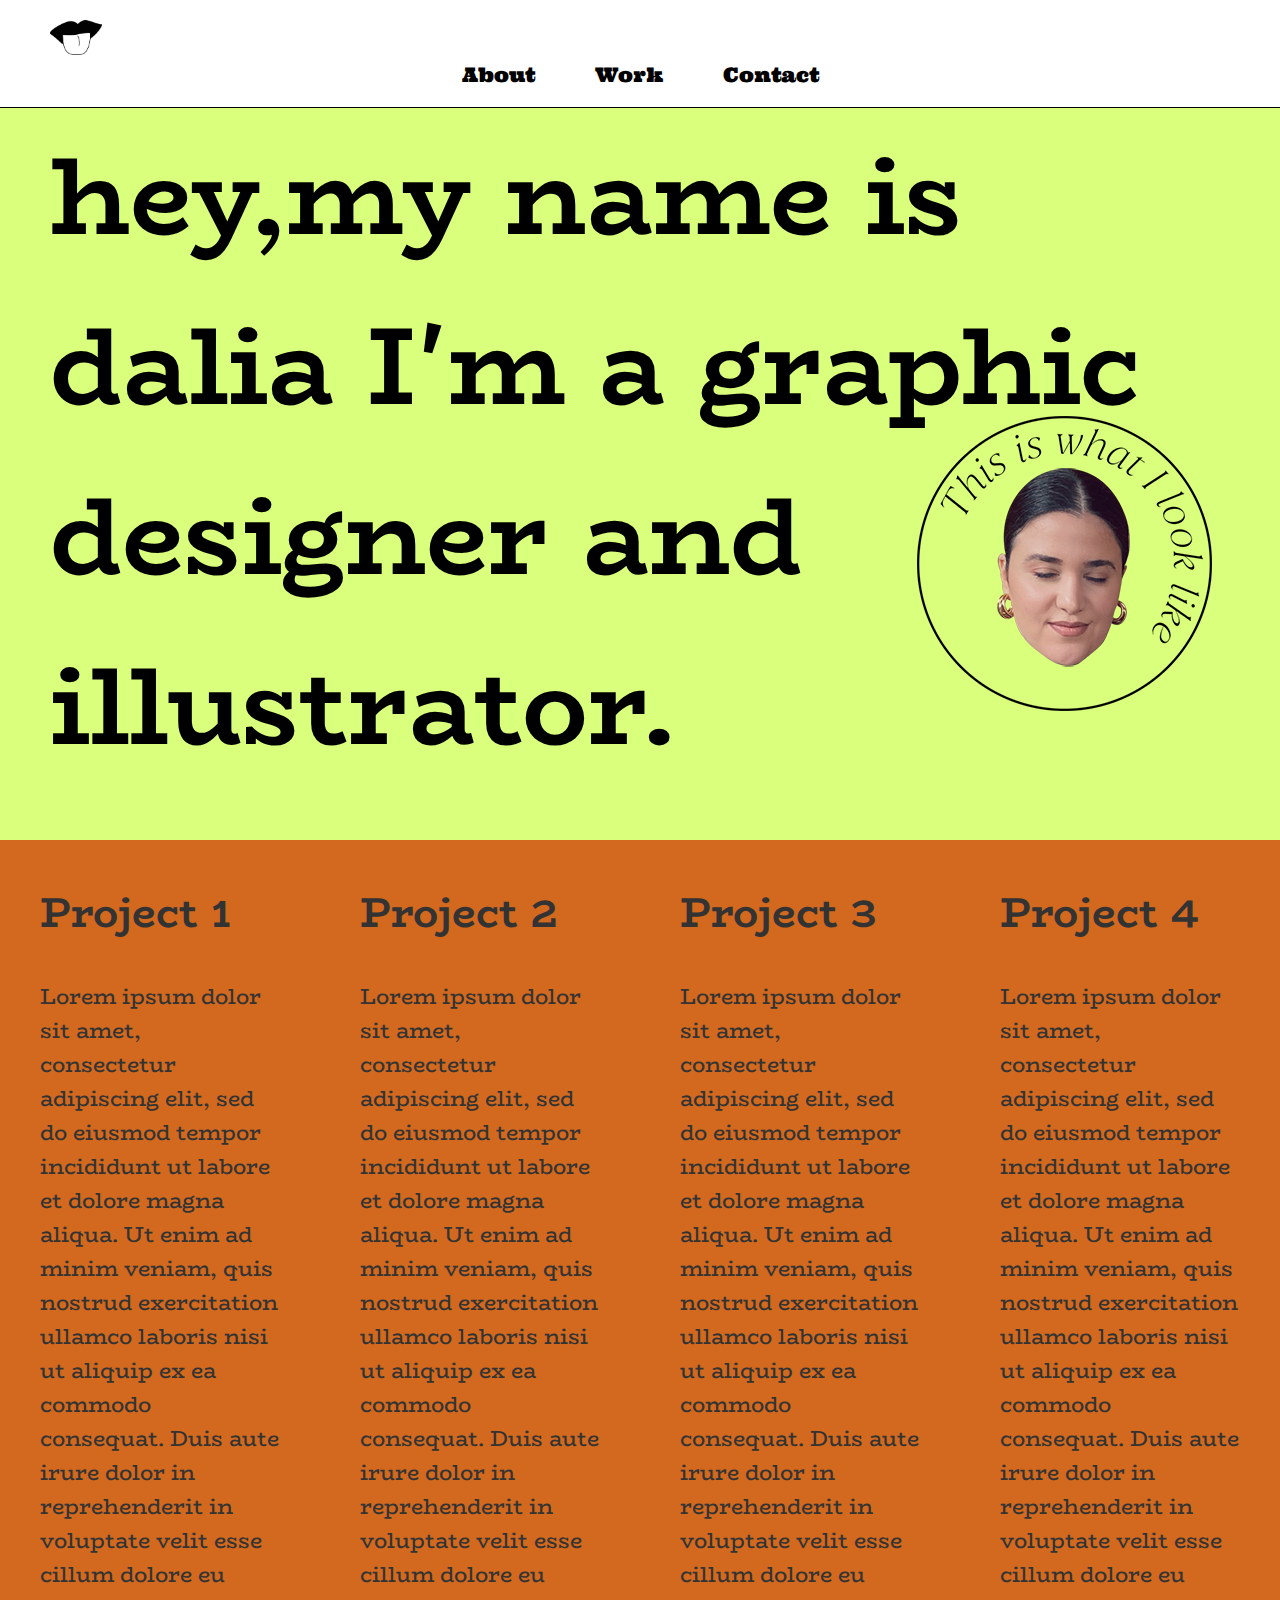
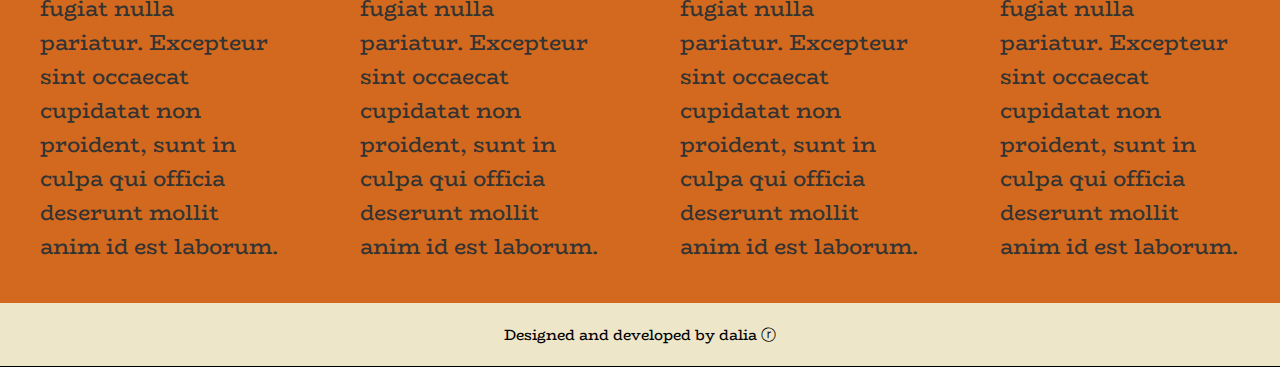
<file: index.html>
<!DOCTYPE html>
<html lang="en">
<head>
    
  <meta charset="UTF-8">
  <title>dalia's midterm </title>
  <link rel="stylesheet" href="style.css">
</head>
<body>
   <link rel="preconnect" href="https://fonts.gstatic.com"> 
<link href="https://fonts.googleapis.com/css2?family=Ultra&display=swap" rel="stylesheet">
<nav class="zone sticky">
    <a href="index.html"> <img class="logo" src="logo.png" width = "51.5" height = "34.5">
    </a>
    <ul class="main-nav">
        <li><a href="about.html">About</a></li>
        <li><a href="work.html">Work</a></li>
        <li><a href="contact.html">Contact</a></li>
    </ul>
</nav>
<link rel="preconnect" href="https://fonts.gstatic.com"> 
<link href="https://fonts.googleapis.com/css2?family=Antic+Didone&display=swap" rel="stylesheet">
    <link rel="preconnect" href="https://fonts.gstatic.com"> 
<link href="https://fonts.googleapis.com/css2?family=BioRhyme:wght@200&display=swap" rel="stylesheet">
    <header id="home">
      <article>
        <h1>hey,my name is dalia I'm a graphic designer and illustrator.</h1>
        </article>
        <img src="dalia.png" class="layer2" id="anim"/>
    </header>
    
<section class="parent blue">
       <article>
        <h1> Project 1 </h1>
           <br/>
        <p> Lorem ipsum dolor sit amet, consectetur adipiscing elit, sed do eiusmod tempor incididunt ut labore et dolore magna aliqua. Ut enim ad minim veniam, quis nostrud exercitation ullamco laboris nisi ut aliquip ex ea commodo consequat. Duis aute irure dolor in reprehenderit in voluptate velit esse cillum dolore eu fugiat nulla pariatur. Excepteur sint occaecat cupidatat non proident, sunt in culpa qui officia deserunt mollit anim id est laborum.</p>
       </article>
        <article>
        <h1> Project 2 </h1>
            <br/>
        <p> Lorem ipsum dolor sit amet, consectetur adipiscing elit, sed do eiusmod tempor incididunt ut labore et dolore magna aliqua. Ut enim ad minim veniam, quis nostrud exercitation ullamco laboris nisi ut aliquip ex ea commodo consequat. Duis aute irure dolor in reprehenderit in voluptate velit esse cillum dolore eu fugiat nulla pariatur. Excepteur sint occaecat cupidatat non proident, sunt in culpa qui officia deserunt mollit anim id est laborum. </p>
       </article> 
        <article>
        <h1> Project 3 </h1>
            <br/>
        <p> Lorem ipsum dolor sit amet, consectetur adipiscing elit, sed do eiusmod tempor incididunt ut labore et dolore magna aliqua. Ut enim ad minim veniam, quis nostrud exercitation ullamco laboris nisi ut aliquip ex ea commodo consequat. Duis aute irure dolor in reprehenderit in voluptate velit esse cillum dolore eu fugiat nulla pariatur. Excepteur sint occaecat cupidatat non proident, sunt in culpa qui officia deserunt mollit anim id est laborum. </p>
       </article> 
        <article>
        <h1> Project 4 </h1>
            <br/>
        <p> Lorem ipsum dolor sit amet, consectetur adipiscing elit, sed do eiusmod tempor incididunt ut labore et dolore magna aliqua. Ut enim ad minim veniam, quis nostrud exercitation ullamco laboris nisi ut aliquip ex ea commodo consequat. Duis aute irure dolor in reprehenderit in voluptate velit esse cillum dolore eu fugiat nulla pariatur. Excepteur sint occaecat cupidatat non proident, sunt in culpa qui officia deserunt mollit anim id est laborum.</p>
       </article>
    </section>
    
    <footer class="zone beige">Designed and developed by dalia ⓡ</footer>
  </body>
</html>
</file>
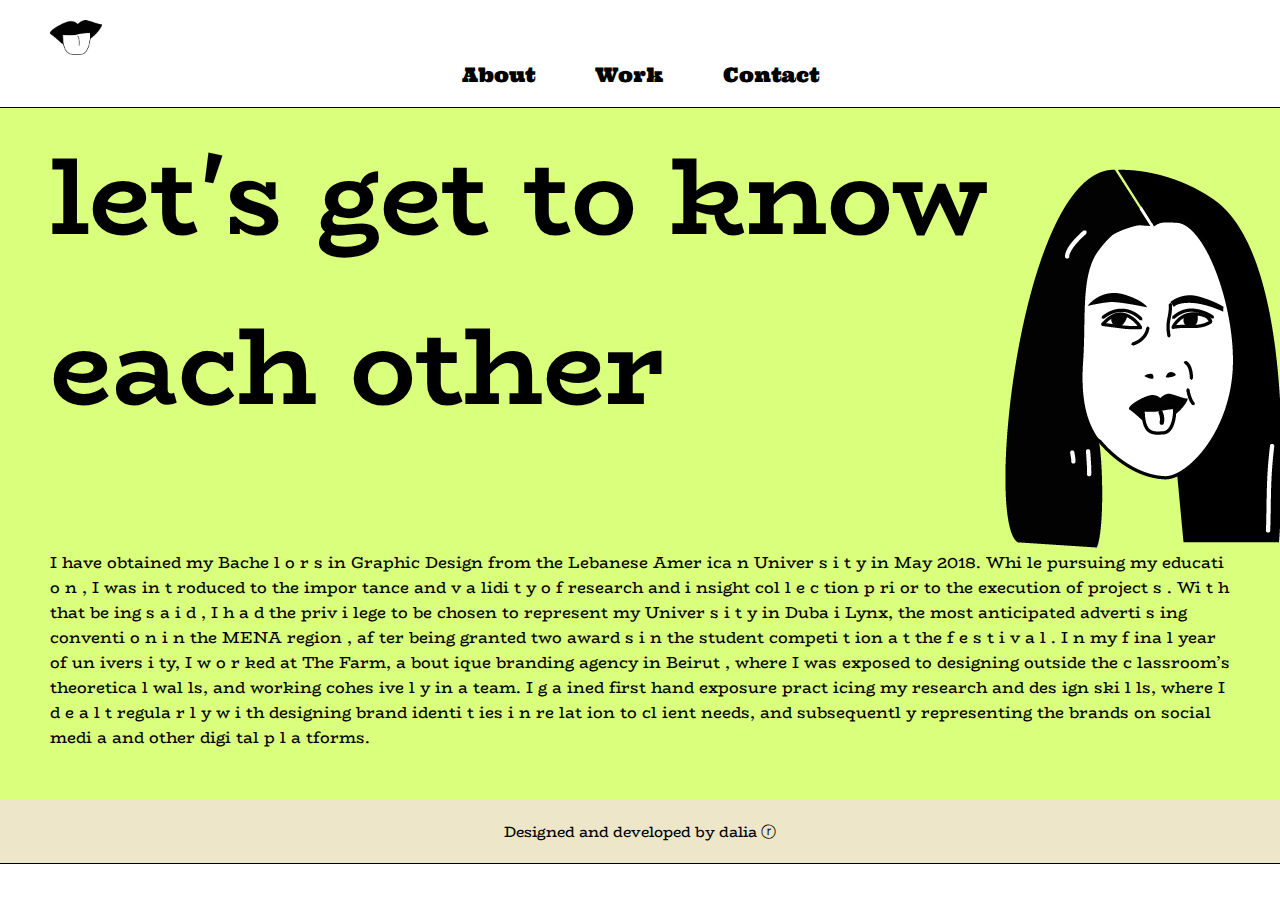
<file: about.html>
<!DOCTYPE html>
<html lang="en">
<head>
    
  <meta charset="UTF-8">
  <title>Review and Intro to Flexbox</title>
  <link rel="stylesheet" href="style.css">
</head>
<body>
     <link rel="preconnect" href="https://fonts.gstatic.com"> 
<link href="https://fonts.googleapis.com/css2?family=Ultra&display=swap" rel="stylesheet">
<nav class="zone sticky">
    <a href="index.html"> <img class="logo" src="logo.png" width = "51.5" height = "34.5">
    </a>
    <ul class="main-nav">
        <li><a href="about.html">About</a></li>
        <li><a href="work.html">Work</a></li>
        <li><a href="contact.html">Contact</a></li>
    </ul>
</nav>
      <link rel="preconnect" href="https://fonts.gstatic.com"> 
<link href="https://fonts.googleapis.com/css2?family=BioRhyme:wght@200&display=swap" rel="stylesheet">
    <header id="home">
        <article>
        <h1>let's get to know <br/> each other</h1>
        </article>
        <img src="logo-01.png" class="layer3"/>
    </header>
    
    <section class="about">
       <article>
        <p>I have obtained my Bache l o r s in Graphic Design from the Lebanese Amer ica n
Univer s i t y in May 2018. Whi le pursuing my educati o n , I was in t roduced to the
impor tance and v a lidi t y o f research and i nsight col l e c tion p ri or to the execution
of project s . Wi t h that be ing s a i d , I h a d the priv i lege to be chosen to represent
my Univer s i t y in Duba i Lynx, the most anticipated adverti s ing conventi o n i n the
MENA region , af ter being granted two award s i n the student competi t ion a t the
f e s t i v a l .
I n my f ina l year of un ivers i ty, I w o r ked at The Farm, a bout ique branding agency
in Beirut , where I was exposed to designing outside the c lassroom’s theoretica l
wal ls, and working cohes ive l y in a team. I g a ined first hand exposure pract icing
my research and des ign ski l ls, where I d e a l t regula r l y w i th designing brand
identi t ies i n re lat ion to cl ient needs, and subsequentl y representing the brands
on social medi a and other digi tal p l a tforms.</p>
       </article>
    </section>
</body>
      <footer class="zone beige">Designed and developed by dalia ⓡ</footer>
</html>
</file>
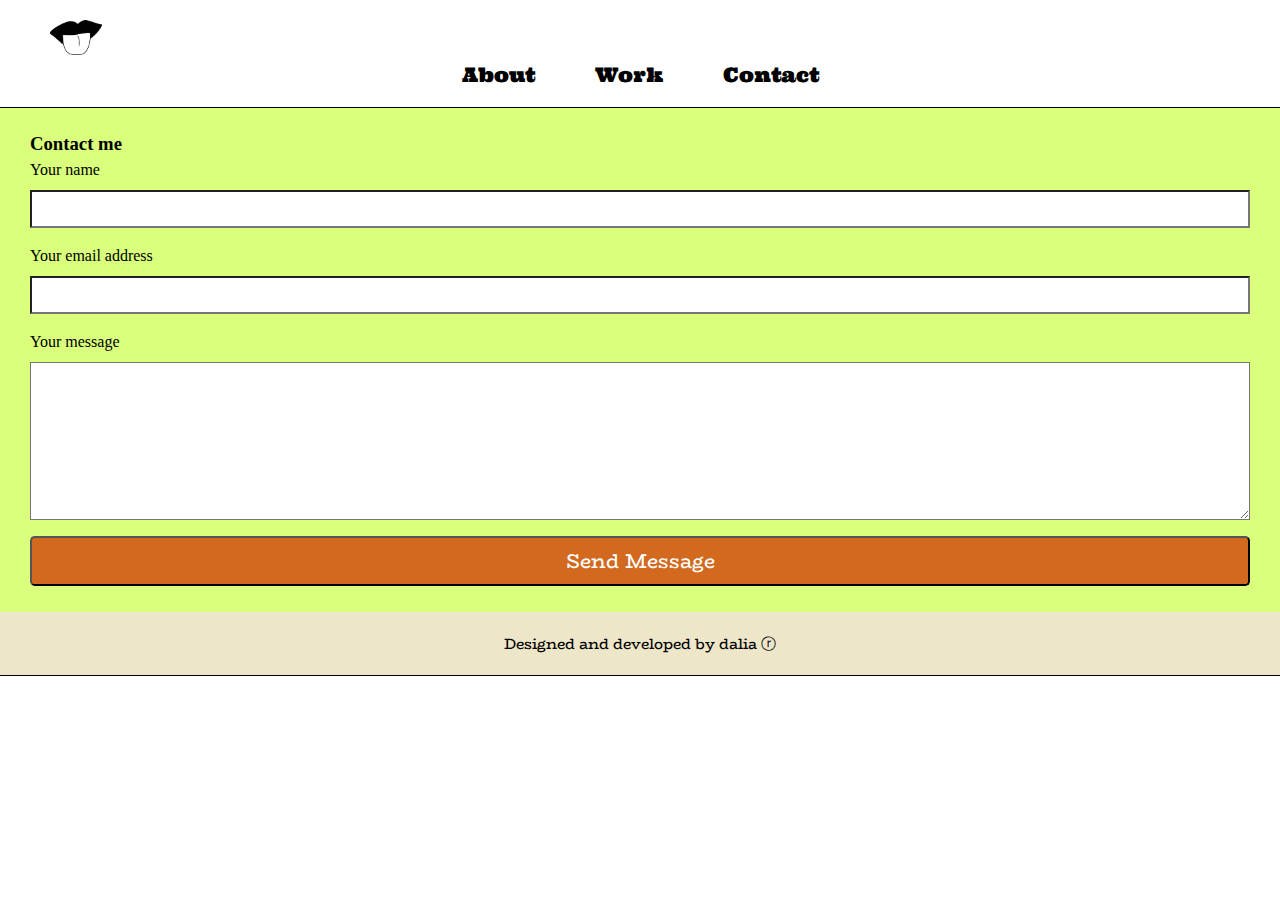
<file: contact.html>
<!DOCTYPE html>
<html lang="en">
    <head>
    
  <meta charset="UTF-8">
  <title>dalia's midterm </title>
  <link rel="stylesheet" href="style.css">
</head>
   <link rel="preconnect" href="https://fonts.gstatic.com"> 
<link href="https://fonts.googleapis.com/css2?family=Ultra&display=swap" rel="stylesheet">
<nav class="zone sticky">
    <a href="index.html"> <img class="logo" src="logo.png" width = "51.5" height = "34.5">
    </a>
    <ul class="main-nav">
        <li><a href="about.html">About</a></li>
        <li><a href="work.html">Work</a></li>
        <li><a href="contact.html">Contact</a></li>
    </ul>
</nav>
<link rel="preconnect" href="https://fonts.gstatic.com"> 
<link href="https://fonts.googleapis.com/css2?family=Antic+Didone&display=swap" rel="stylesheet">
    <link rel="preconnect" href="https://fonts.gstatic.com"> 
<link href="https://fonts.googleapis.com/css2?family=BioRhyme:wght@200&display=swap" rel="stylesheet">
  <body>

<div class="fcf-body">

    <div id="fcf-form">
    <h3 class="fcf-h3">Contact me</h3>

    <form id="fcf-form-id" class="fcf-form-class" method="post" action="contact-form-process.php">
        
        <div class="fcf-form-group">
            <label for="Name" class="fcf-label">Your name</label>
            <div class="fcf-input-group">
                <input type="text" id="Name" name="Name" class="fcf-form-control" required>
            </div>
        </div>

        <div class="fcf-form-group">
            <label for="Email" class="fcf-label">Your email address</label>
            <div class="fcf-input-group">
                <input type="email" id="Email" name="Email" class="fcf-form-control" required>
            </div>
        </div>

        <div class="fcf-form-group">
            <label for="Message" class="fcf-label">Your message</label>
            <div class="fcf-input-group">
                <textarea id="Message" name="Message" class="fcf-form-control" rows="6" maxlength="3000" required></textarea>
            </div>
        </div>

        <div class="fcf-form-group">
            <button type="submit" id="fcf-button" class="fcf-btn fcf-btn-primary fcf-btn-lg fcf-btn-block">Send Message</button>
        </div>

    </form>
    </div>

</div>
    
   </body> 
    
    <footer class="zone beige">Designed and developed by dalia ⓡ</footer>
</html>
</file>
<file: style.css>
* {
    padding: 0;
    margin: 0;
    box-sizing: border-box;
}
/* NAV Starts */  
.zone {
  background-color: white;
  border-bottom: 1px solid black;
  list-style: none;
  font-size: 28px;
  padding: 20px;
  transition: all 0.3s linear;
}

.sticky {
  position: fixed;
  top: 0;
  width: 100%;
}

.main-nav {
  display: flex;
  align-items: center;
  justify-content: center;
  font-family: 'Ultra', serif;
  list-style: none;
  font-size: 0.7em;
  margin: 0;
}


a {
  color: black;
  text-decoration: none;
  padding-left: 30px;
  padding-right: 30px;
    
}

nav li:hover {
    background: chocolate;
    color: #D9FF7D;
    
}

.logo{
    margin-right: auto;}

/* ==== HEADER #HOME ==== */



#home {
        background:#D9FF7D;
        width: 100%;
        height: auto;
        min-height:100%;
        display: flex;
        flex-flow: row wrap;
        text-align: left
 }

#home h1{
    padding: 50px;
    padding-top: 110px;
    text-align:left;
    font-family: 'BioRhyme', serif;
    font-size: 50px;
    color: black;
}

.layer2 {
    position:absolute;
    left: 900px;
    top:400px;;
}
.layer3 {
    position:absolute;
    left: 900px;
    top:150px;;
}
#anim {
    animation: rotateThis 5s infinite linear;
}

@keyframes rotateThis {
    0% {transform: rotate(0deg);}
    100% {transform: rotate(360deg);}
    
    
}
section.parent
{
    width: 100%;
    min-height:100%;
    height: auto;
    display: flex;
    flex-flow: row wrap;
}

.parent article {
    width: 100%;
    font-family:'BioRhyme', serif;
    font-size: 22px;
    color: #333;
    padding: 40px;
}
section.blue{
    background-color: royalblue;
}

.about {width: 100%;
    background-color:#D9FF7D;
        background:#D9FF7D;
        font-family:'BioRhyme', serif;
        width: 100%;
        height: auto;
        min-height:100%;
        display: flex;
        flex-flow: row wrap;
        text-align: left;
    padding: 50px;
    
    
}

 .beige {background: #EDE6C8;
            font-family:'BioRhyme', serif;
            text-align: center;
            font-size: 15px;
    
    }
.fcf-body {
    margin-top: 100px;
    font-family: font-family:'BioRhyme', serif;
    font-size: 1rem;
    font-weight: 400;
    line-height: 1.5;
    color: black;
    text-align: left;
    background:#D9FF7D;
    padding: 30px;
    padding-bottom: 10px;
    max-width: 100%;
}

.fcf-form-group {
    margin-bottom: 1rem;
}

.fcf-input-group {
    position: relative;
    display: -ms-flexbox;
    display: flex;
    flex-wrap: wrap;
    align-items: stretch;
    width: 100%;
}

.fcf-form-control {
    display: block;
    width: 100%;
    height: calc(1.5em + 0.75rem + 2px);
    padding: 0.375rem 0.75rem;
    font-size: 1rem;
    font-weight: 400;
    line-height: 1.5;
    color: black;
    background-color: #fff;
    outline: none;
}

.fcf-form-control:focus {
}

select.fcf-form-control[size], select.fcf-form-control[multiple] {
    height: auto;
}

textarea.fcf-form-control {
   font-family:'BioRhyme', serif;
    height: auto;
}

label.fcf-label {
    display: inline-block;
    margin-bottom: 0.5rem;
}

.fcf-credit {
    padding-top: 10px;
    font-size: 0.9rem;
    color: black;
}


.fcf-credit a:hover {
    color: chocolate;
    text-decoration: underline;
}

.fcf-btn {
    display: inline-block;
    font-weight: 400;
    color: #212529;
    text-align: center;
    vertical-align: middle;
    cursor: pointer;
    -webkit-user-select: none;
    -moz-user-select: none;
    -ms-user-select: none;
    user-select: none;
    background-color: transparent;
    padding: 0.375rem 0.75rem;
    font-size: 1rem;
    line-height: 1.5;
}
    .fcf-btn {
        transition: none;
    }


.fcf-btn:hover {
    color: #212529;
    text-decoration: none;
}

.fcf-btn:focus, .fcf-btn.focus {
    outline: 0;
    box-shadow: 0 0 0 0.2rem rgba(0, 123, 255, 0.25);
}

.fcf-btn-primary {
    font-family:'BioRhyme', serif;
    color: #fff;
    background-color: chocolate;
}

.fcf-btn-primary:hover {
    color: #fff;
    background-color: #EDE6C8;
}

.fcf-btn-primary:focus, .fcf-btn-primary.focus {
    color: #fff;
    background-color: #EDE6C8;
}

.fcf-btn-lg, .fcf-btn-group-lg>.fcf-btn {
    padding: 0.5rem 1rem;
    font-size: 1.25rem;
    line-height: 1.5;
    border-radius: 0.3rem;
}

.fcf-btn-block {
    display: block;
    width: 100%;
}

.fcf-btn-block+.fcf-btn-block {
    margin-top: 0.5rem;
}

input[type="submit"].fcf-btn-block, input[type="reset"].fcf-btn-block, input[type="button"].fcf-btn-block {
    width: 100%;
}

@media only screen and (min-width:600px) {
    h1{
        font-size: 36px;
    }
    .parent article {
        width: 50%;
    }
    section.blue{
    background-color: #EDE6C8;
}
    #home h1{font-size: 70px;}
    
    .about {width: 100%;
    background-color:#D9FF7D;
        background:#D9FF7D;
        font-family:'BioRhyme', serif;
        width: 100%;
        height: auto;
        min-height:100%;
        display: flex;
        flex-flow: row wrap;
        text-align: left;
            padding: 50px;
    
    
}
     .beige {background: #EDE6C8;
            font-family:'BioRhyme', serif;
            text-align: center;
            font-size: 15px;
    
    }

    @media only screen and (min-width:1024px) {
    h1{
        font-size: 42px;
    }
    .parent article {
        width: 25%;
    }
    
        section.blue{
    background-color: chocolate;
}
    #home h1{font-size: 110px;}


.smheader h1{
    font-family:'BioRhyme', serif;
    font-size: 32px;
    color: #333;
}
.about {width: 100%;
    background-color:#D9FF7D;
        background:#D9FF7D;
        font-family:'BioRhyme', serif;
        width: 100%;
        height: auto;
        min-height:100%;
        display: flex;
        flex-flow: row wrap;
        text-align: left;
        padding: 50px;
    
    
}
         .beige {background: #EDE6C8;
            font-family:'BioRhyme', serif;
            text-align: center;
            font-size: 15px;
    
    }
</file>
